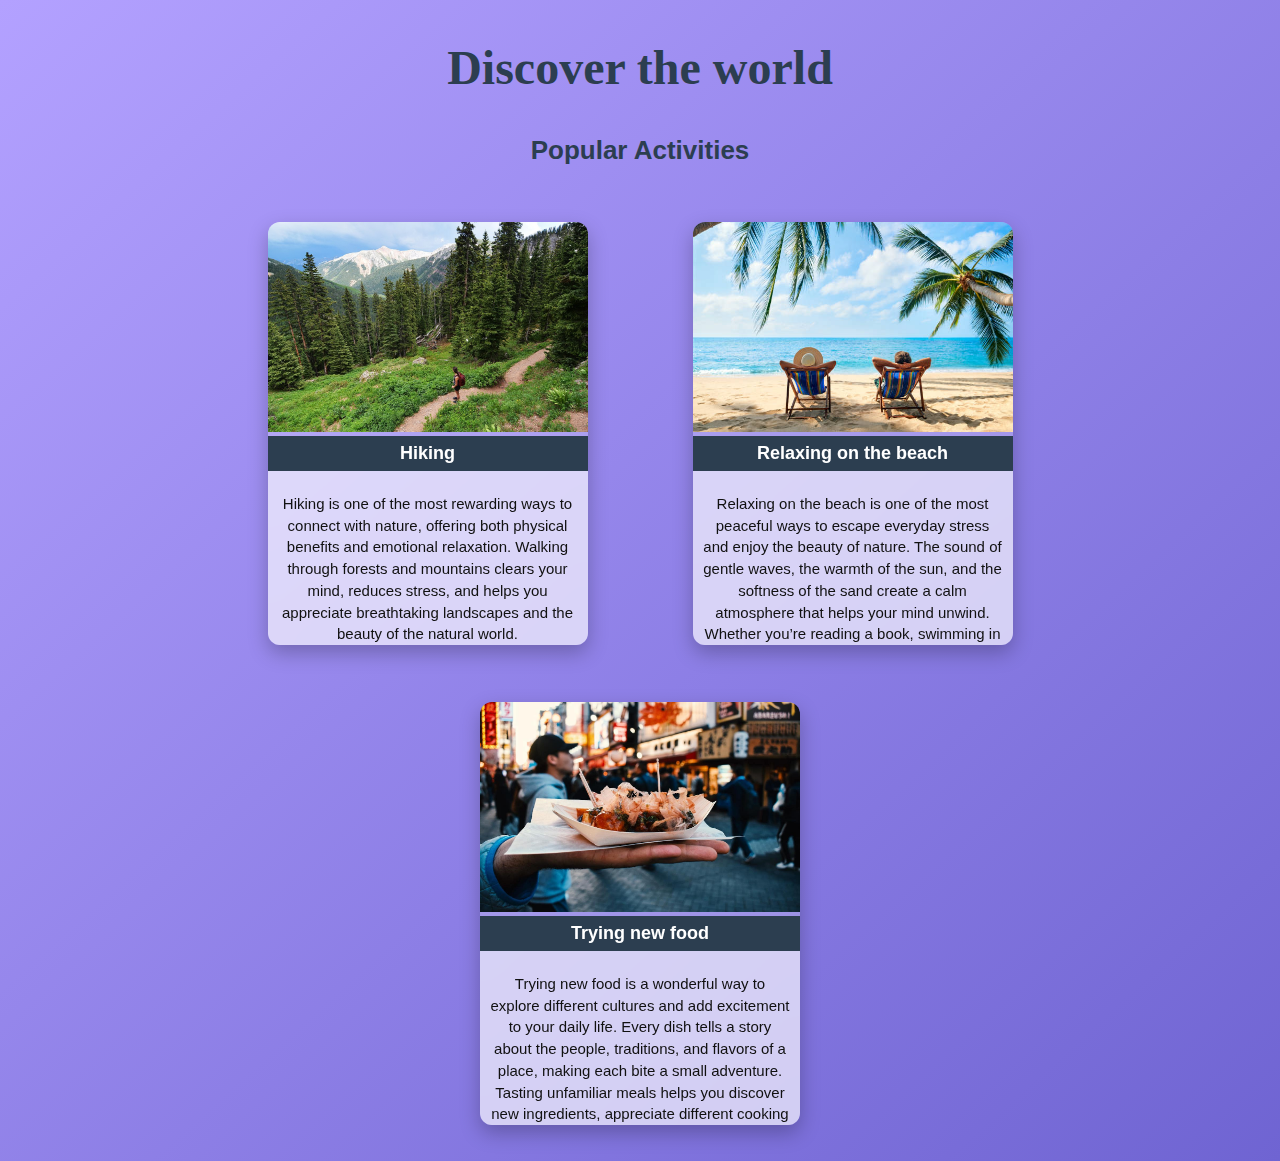
<file: home.html>
<!DOCTYPE html>
<html lang="fr">
<head>
    <meta charset="UTF-8">
    <meta name="viewport" content="width=device-width, initial-scale=1.0">
    <title>Accueil - TravelWorld</title>

    <style>
        body {
            text-align: center;
            font-family: Arial, sans-serif;
            background: linear-gradient(to bottom right, #b3a1ff, #6f64d2);
            color: #fff;
            margin: 0;
            padding: 0;
        }

        h2 {
            font-family: Georgia, serif;
            font-size: 48px;
            font-weight: bold;
            color: #2c3e50;
            margin-top: 40px;
        }

        h3 {
            font-size: 26px;
            margin-bottom: 20px;
            color: #2c3e50;
        }

        .destinations {
            display: flex;
            justify-content: center;
            gap: 25px;
            flex-wrap: wrap;
            padding: 20px;
        }

        figure {
            background-color: #ffffff35;
            border-radius: 12px;
            overflow: hidden;
            width: 320px;
            transition: transform 0.25s ease;
            color: #000;
            backdrop-filter: blur(10px);
            box-shadow: 0 8px 20px rgba(0,0,0,0.25);
        }

        figure:hover {
            transform: scale(1.04);
        }

        img {
            width: 100%;
            height: 210px;
            object-fit: cover;
        }

        figcaption {
            background-color: #2c3e50;
            color: white;
            padding: 7px;
            font-weight: bold;
            font-size: 18px;
        }

        /* === bloc texte dynamique === */
        .text-block {
            max-height: 160px;
            overflow-y: auto;
            padding: 7px 10px;
            font-size: 15px;
            line-height: 1.45;
            color: #111;
            background: #ffffff90;
        }

        /* Scroll doux */
        .text-block::-webkit-scrollbar {
            width: 4px;
        }
        .text-block::-webkit-scrollbar-thumb {
            background: #2c3e50;
            border-radius: 5px;
        }

    </style>
</head>
<body>

    <h2>Discover the world</h2>
    <h3>Popular Activities</h3>

    <section class="destinations">

        <!-- Hiking -->
        <figure>
            <img src="Hiking_to_the_Ice_Lakes._San_Juan_National_Forest,_Colorado.jpg" alt="Hiking in Colorado">
            <figcaption>Hiking</figcaption>

            <div class="text-block">
                <p>
                    Hiking is one of the most rewarding ways to connect with nature, offering both physical benefits 
                    and emotional relaxation. Walking through forests and mountains clears your mind, reduces stress, 
                    and helps you appreciate breathtaking landscapes and the beauty of the natural world.
                </p>
            </div>
        </figure>

        <!-- Relax on the beach -->
        <figure>
            <img src="relax.jpg" alt="Relaxing on the beach">
            <figcaption>Relaxing on the beach</figcaption>

            <div class="text-block">
                <p>
                    Relaxing on the beach is one of the most peaceful ways to escape everyday stress and enjoy the beauty of nature. The sound of gentle waves, the warmth of the sun, and the softness of the sand create a calm atmosphere that helps your mind unwind. Whether you’re reading a book, swimming in the clear water, or simply lying under the sky, the beach offers a perfect balance of rest and pleasure. It’s a simple but refreshing experience that leaves you feeling relaxed, recharged, and connected to the natural world.
                </p>
            </div>
        </figure>

        <!-- Food -->
        <figure>
            <img src="food.jpg" alt="Trying new food">
            <figcaption>Trying new food</figcaption>

            <div class="text-block">
                <p>
                    Trying new food is a wonderful way to explore different cultures and add excitement to your daily life. Every dish tells a story about the people, traditions, and flavors of a place, making each bite a small adventure. Tasting unfamiliar meals helps you discover new ingredients, appreciate different cooking styles, and even challenge your comfort zone. It’s an experience that can surprise you, teach you, and bring joy, turning a simple meal into a moment of discovery and connection.
                </p>
            </div>
        </figure>

    </section>

</body>
</html>
</file>
